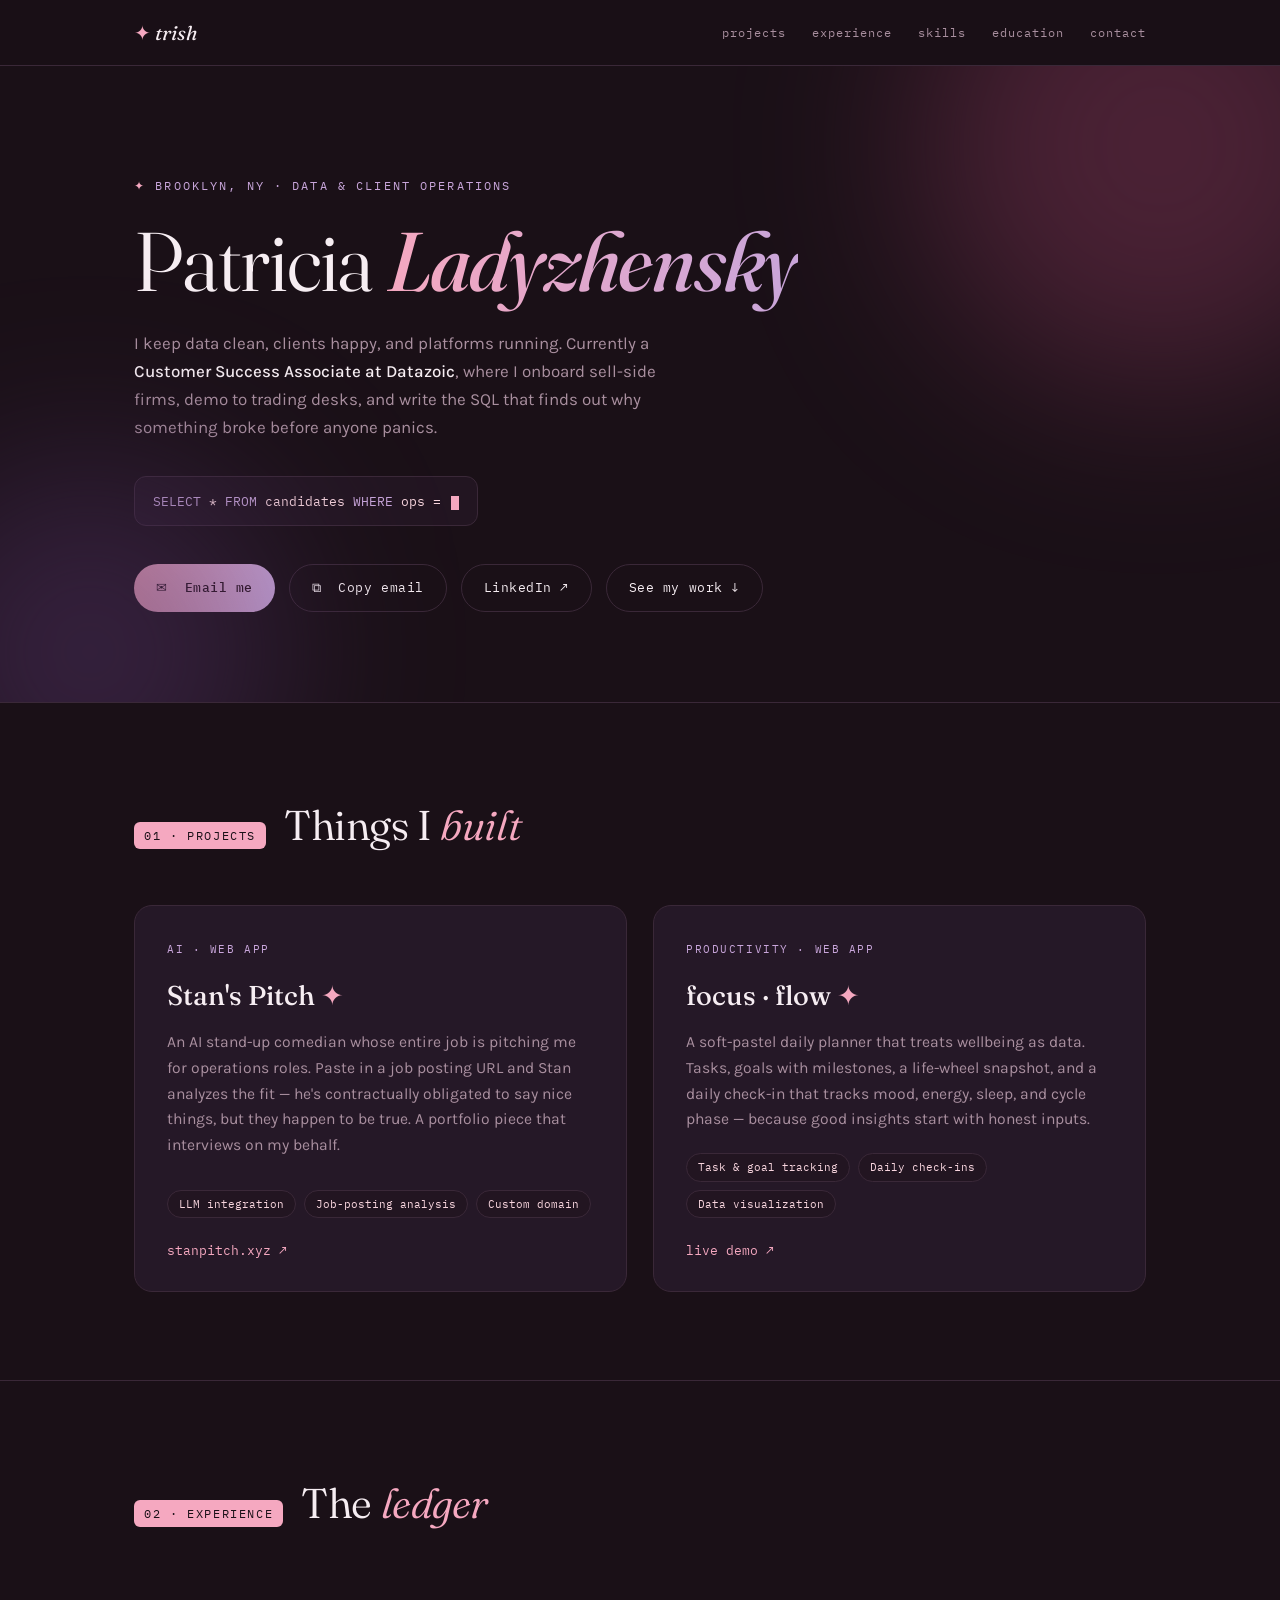
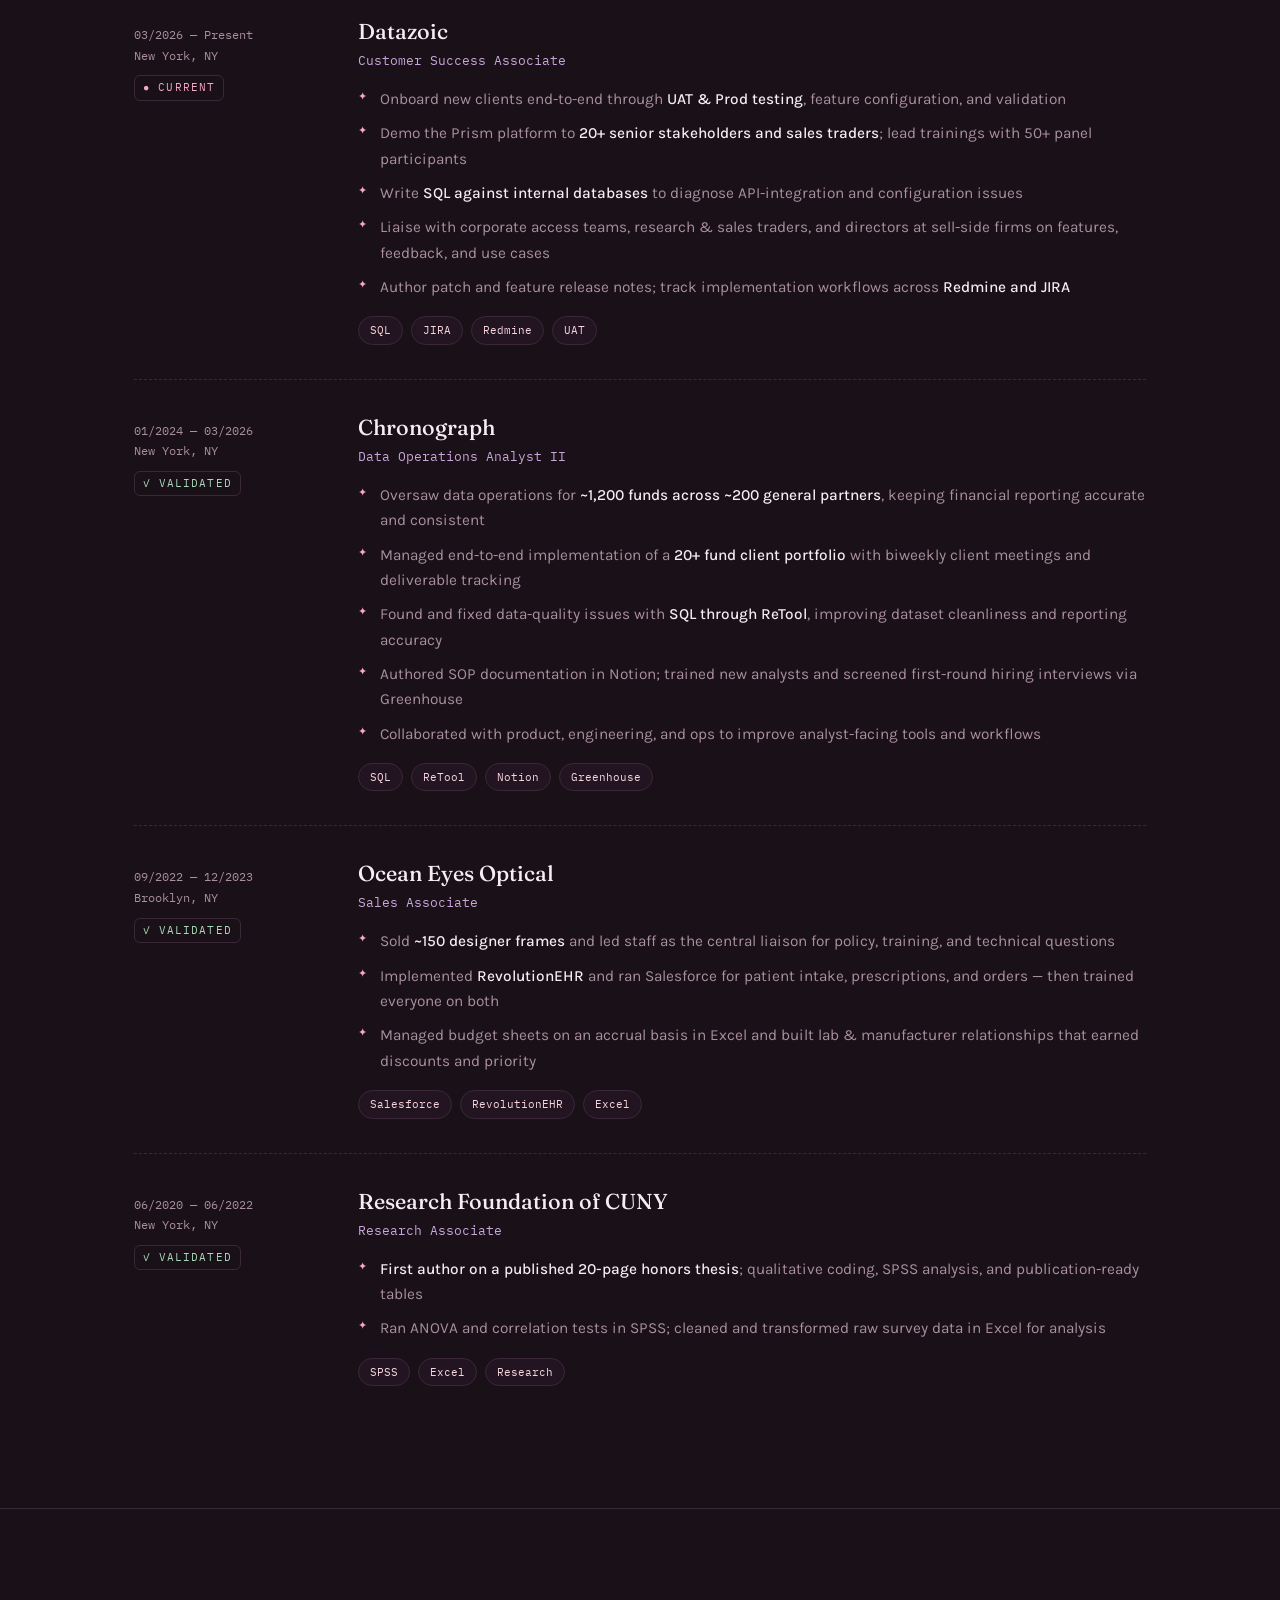
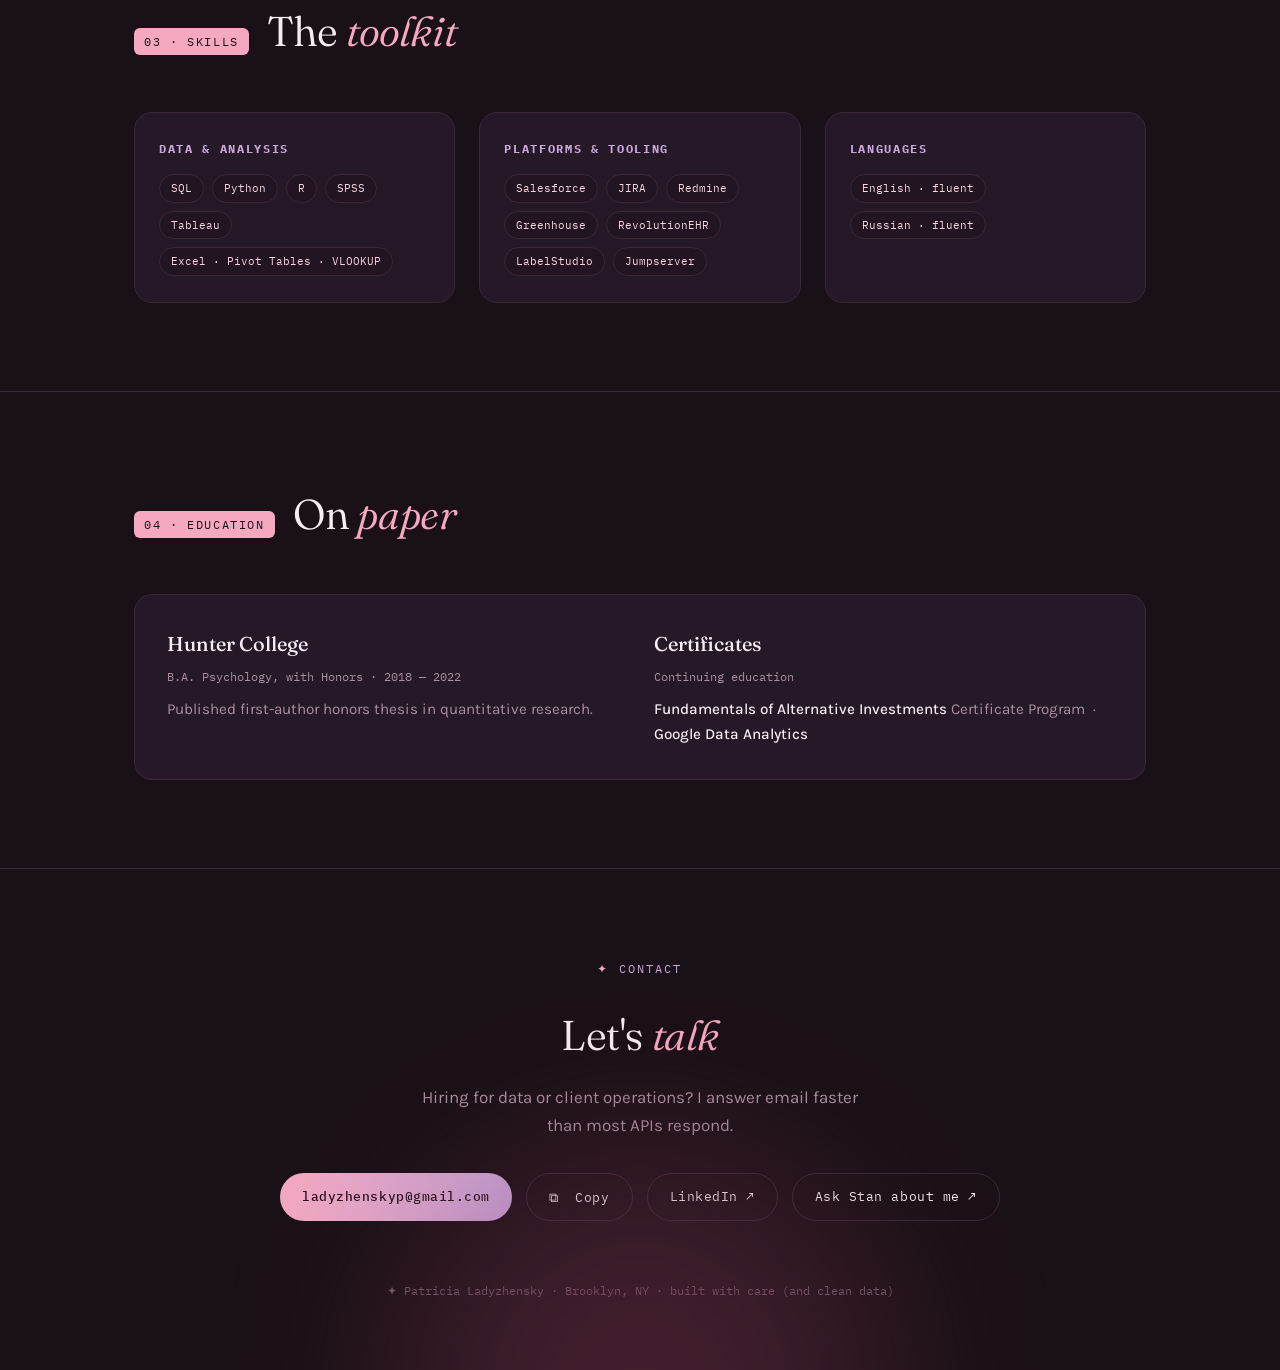
<file: patricia-portfolio.html>
<!DOCTYPE html>
<html lang="en">
<head>
<meta charset="UTF-8">
<meta name="viewport" content="width=device-width, initial-scale=1.0">
<title>Patricia Ladyzhensky — Data & Client Operations</title>
<meta name="description" content="Patricia Ladyzhensky is a data & client operations specialist in Brooklyn, NY. Portfolio, projects, and experience.">
<link rel="preconnect" href="https://fonts.googleapis.com">
<link rel="preconnect" href="https://fonts.gstatic.com" crossorigin>
<link href="https://fonts.googleapis.com/css2?family=Fraunces:ital,opsz,wght@0,9..144,340;0,9..144,560;1,9..144,340;1,9..144,480&family=Karla:wght@400;500;700&family=IBM+Plex+Mono:wght@400;500&display=swap" rel="stylesheet">
<style>
  :root{
    --bg:        #1A1017;
    --bg-soft:   #221521;
    --panel:     #251827;
    --line:      #3A2838;
    --rose:      #F5A8C0;
    --blush:     #F8D5DE;
    --mauve:     #C9A6DB;
    --cream:     #F6EDF2;
    --dim:       #A98F9F;
    --ok:        #A8D8B9;
    --radius: 18px;
    --font-display: "Fraunces", Georgia, serif;
    --font-body: "Karla", -apple-system, sans-serif;
    --font-mono: "IBM Plex Mono", ui-monospace, monospace;
  }

  *{ margin:0; padding:0; box-sizing:border-box; }
  html{ scroll-behavior:smooth; }

  body{
    background: var(--bg);
    color: var(--cream);
    font-family: var(--font-body);
    font-size: 17px;
    line-height: 1.65;
    -webkit-font-smoothing: antialiased;
    overflow-x: hidden;
  }

  ::selection{ background: var(--rose); color: var(--bg); }

  a{ color: var(--rose); text-decoration: none; }
  a:hover{ color: var(--blush); }
  a:focus-visible, button:focus-visible{
    outline: 2px solid var(--rose);
    outline-offset: 3px;
    border-radius: 4px;
  }

  .wrap{ max-width: 1060px; margin: 0 auto; padding: 0 24px; }

  /* ---------- nav ---------- */
  nav{
    position: sticky; top: 0; z-index: 50;
    background: rgba(26,16,23,.82);
    backdrop-filter: blur(12px);
    border-bottom: 1px solid var(--line);
  }
  .nav-inner{
    display:flex; align-items:center; justify-content:space-between;
    padding: 16px 24px; max-width: 1060px; margin: 0 auto;
  }
  .logo{
    font-family: var(--font-display);
    font-style: italic;
    font-size: 1.25rem;
    color: var(--cream);
  }
  .logo .spark{ color: var(--rose); font-style: normal; }
  .nav-links{ display:flex; gap: 26px; }
  .nav-links a{
    font-family: var(--font-mono);
    font-size: .78rem;
    letter-spacing: .08em;
    text-transform: lowercase;
    color: var(--dim);
  }
  .nav-links a:hover{ color: var(--rose); }

  /* ---------- hero ---------- */
  header{
    position: relative;
    padding: 110px 0 90px;
    overflow: hidden;
  }
  .glow{
    position:absolute; border-radius:50%; filter: blur(90px);
    opacity:.5; pointer-events:none;
  }
  .glow.rose{ width:480px; height:480px; background:#7A3352; top:-160px; right:-120px; }
  .glow.mauve{ width:380px; height:380px; background:#4B2E5C; bottom:-140px; left:-100px; opacity:.55; }

  .eyebrow{
    font-family: var(--font-mono);
    font-size: .74rem;
    letter-spacing: .18em;
    text-transform: uppercase;
    color: var(--mauve);
    margin-bottom: 22px;
  }
  .eyebrow::before{ content:"✦ "; color: var(--rose); }

  h1{
    font-family: var(--font-display);
    font-weight: 340;
    font-size: clamp(2.6rem, 7.5vw, 5.2rem);
    line-height: 1.04;
    letter-spacing: -.015em;
    max-width: 14ch;
  }
  h1 em{
    font-style: italic;
    font-weight: 480;
    background: linear-gradient(92deg, var(--rose), var(--mauve));
    -webkit-background-clip: text;
    background-clip: text;
    color: transparent;
  }

  .hero-sub{
    margin-top: 26px;
    max-width: 56ch;
    color: var(--dim);
    font-size: 1.06rem;
  }
  .hero-sub strong{ color: var(--cream); font-weight: 500; }

  .query{
    margin-top: 34px;
    display: inline-block;
    font-family: var(--font-mono);
    font-size: .84rem;
    color: var(--blush);
    background: var(--bg-soft);
    border: 1px solid var(--line);
    border-radius: 12px;
    padding: 13px 18px;
  }
  .query .kw{ color: var(--mauve); }
  .query .str{ color: var(--rose); }
  .cursor{
    display:inline-block; width:8px; height:1.05em;
    background: var(--rose); vertical-align: text-bottom;
    margin-left:2px; animation: blink 1.1s steps(1) infinite;
  }
  @keyframes blink{ 50%{ opacity:0; } }

  .hero-ctas{ margin-top: 38px; display:flex; flex-wrap:wrap; gap: 14px; }
  .btn{
    display:inline-flex; align-items:center; gap:8px;
    font-family: var(--font-mono);
    font-size: .82rem;
    letter-spacing: .04em;
    padding: 12px 22px;
    border-radius: 999px;
    border: 1px solid var(--line);
    color: var(--cream);
    transition: transform .18s ease, border-color .18s ease, background .18s ease;
  }
  .btn:hover{ transform: translateY(-2px); border-color: var(--rose); color: var(--blush); }
  .btn.primary{
    background: linear-gradient(92deg, var(--rose), var(--mauve));
    color: #2A1220;
    border: none;
    font-weight: 500;
  }
  .btn.primary:hover{ color:#2A1220; filter: brightness(1.06); }

  /* ---------- sections ---------- */
  section{ padding: 88px 0; border-top: 1px solid var(--line); }
  .sec-head{ display:flex; align-items:baseline; gap:18px; margin-bottom: 46px; flex-wrap:wrap; }
  .sec-tag{
    font-family: var(--font-mono);
    font-size: .72rem;
    letter-spacing: .14em;
    text-transform: uppercase;
    color: var(--bg);
    background: var(--rose);
    border-radius: 6px;
    padding: 4px 10px;
  }
  h2{
    font-family: var(--font-display);
    font-weight: 340;
    font-size: clamp(1.8rem, 4vw, 2.6rem);
    letter-spacing: -.01em;
  }
  h2 em{ font-style: italic; color: var(--rose); }

  /* ---------- projects ---------- */
  .projects{ display:grid; grid-template-columns: 1fr 1fr; gap: 26px; }
  .card{
    background: var(--panel);
    border: 1px solid var(--line);
    border-radius: var(--radius);
    padding: 34px 32px 30px;
    display:flex; flex-direction:column;
    transition: transform .2s ease, border-color .2s ease;
  }
  .card:hover{ transform: translateY(-4px); border-color: #5A3A54; }
  .card .kind{
    font-family: var(--font-mono);
    font-size: .7rem;
    letter-spacing: .14em;
    text-transform: uppercase;
    color: var(--mauve);
    margin-bottom: 14px;
  }
  .card h3{
    font-family: var(--font-display);
    font-weight: 480;
    font-size: 1.7rem;
    margin-bottom: 12px;
  }
  .card h3 .spark{ color: var(--rose); }
  .card p{ color: var(--dim); font-size: .98rem; flex:1; }
  .card .stack{ margin: 20px 0 22px; display:flex; flex-wrap:wrap; gap: 8px; }
  .chip{
    font-family: var(--font-mono);
    font-size: .7rem;
    color: var(--blush);
    background: var(--bg-soft);
    border: 1px solid var(--line);
    border-radius: 999px;
    padding: 4px 11px;
  }
  .card .visit{
    align-self:flex-start;
    font-family: var(--font-mono);
    font-size: .8rem;
  }
  .card .visit::after{ content:" ↗"; }

  /* ---------- experience: the ledger ---------- */
  .entry{
    display:grid;
    grid-template-columns: 190px 1fr;
    gap: 34px;
    padding: 34px 0;
    border-bottom: 1px dashed var(--line);
  }
  .entry:last-child{ border-bottom:none; }
  .entry .when{
    font-family: var(--font-mono);
    font-size: .78rem;
    color: var(--dim);
    padding-top: 6px;
  }
  .entry .when .flag{
    display:inline-block;
    margin-top: 10px;
    font-size: .66rem;
    letter-spacing: .1em;
    text-transform: uppercase;
    border-radius: 6px;
    padding: 3px 8px;
    border: 1px solid var(--line);
  }
  .flag.live{ color: var(--rose); border-color: #6B3A54; }
  .flag.done{ color: var(--ok); border-color: #35503F; }

  .entry h3{
    font-family: var(--font-display);
    font-weight: 480;
    font-size: 1.35rem;
    line-height:1.25;
  }
  .entry .role{
    font-family: var(--font-mono);
    font-size: .8rem;
    color: var(--mauve);
    margin: 5px 0 16px;
  }
  .entry ul{ list-style:none; }
  .entry li{
    color: var(--dim);
    font-size: .96rem;
    padding-left: 22px;
    position: relative;
    margin-bottom: 9px;
  }
  .entry li::before{
    content:"✦";
    position:absolute; left:0; top:1px;
    color: var(--rose);
    font-size:.7rem;
  }
  .entry li strong{ color: var(--cream); font-weight:500; }
  .entry .stack{ margin-top: 16px; display:flex; flex-wrap:wrap; gap: 8px; }

  /* ---------- skills ---------- */
  .skill-grid{ display:grid; grid-template-columns: repeat(3, 1fr); gap: 24px; }
  .skill-col{
    background: var(--panel);
    border: 1px solid var(--line);
    border-radius: var(--radius);
    padding: 26px 24px;
  }
  .skill-col h4{
    font-family: var(--font-mono);
    font-size: .74rem;
    letter-spacing: .14em;
    text-transform: uppercase;
    color: var(--mauve);
    margin-bottom: 16px;
  }
  .skill-col .chips{ display:flex; flex-wrap:wrap; gap: 8px; }

  /* ---------- education ---------- */
  .edu{
    background: var(--panel);
    border: 1px solid var(--line);
    border-radius: var(--radius);
    padding: 32px;
    display:grid;
    grid-template-columns: 1fr 1fr;
    gap: 28px;
  }
  .edu h3{ font-family: var(--font-display); font-weight:480; font-size:1.25rem; margin-bottom:6px; }
  .edu .meta{ font-family: var(--font-mono); font-size:.78rem; color: var(--dim); }
  .edu p{ color: var(--dim); font-size:.95rem; margin-top: 10px; }
  .edu p strong{ color: var(--cream); font-weight:500; }

  /* ---------- footer ---------- */
  footer{
    border-top: 1px solid var(--line);
    padding: 90px 0 70px;
    text-align:center;
    position:relative;
    overflow:hidden;
  }
  footer .glow.rose{ top:auto; bottom:-260px; right:auto; left:50%; transform:translateX(-50%); opacity:.4; }
  footer h2{ margin-bottom: 14px; }
  footer .sub{ color: var(--dim); max-width: 46ch; margin: 0 auto 34px; }
  .foot-links{ display:flex; justify-content:center; gap:14px; flex-wrap:wrap; }
  .fineprint{
    margin-top: 60px;
    font-family: var(--font-mono);
    font-size: .72rem;
    color: #6E5A66;
  }

  /* ---------- copy toast ---------- */
  .toast{
    position: fixed;
    bottom: 28px; left: 50%;
    transform: translate(-50%, 16px);
    font-family: var(--font-mono);
    font-size: .8rem;
    color: var(--bg);
    background: var(--rose);
    border-radius: 999px;
    padding: 10px 20px;
    opacity: 0;
    pointer-events: none;
    transition: opacity .25s ease, transform .25s ease;
    z-index: 100;
  }
  .toast.show{ opacity:1; transform: translate(-50%, 0); }

  /* ---------- reveal on scroll ---------- */
  .reveal{ opacity:0; transform: translateY(18px); transition: opacity .6s ease, transform .6s ease; }
  .reveal.in{ opacity:1; transform:none; }

  @media (prefers-reduced-motion: reduce){
    html{ scroll-behavior:auto; }
    .reveal{ opacity:1; transform:none; transition:none; }
    .cursor{ animation:none; }
    .btn, .card{ transition:none; }
  }

  /* ---------- responsive ---------- */
  @media (max-width: 860px){
    .projects{ grid-template-columns: 1fr; }
    .skill-grid{ grid-template-columns: 1fr; }
    .edu{ grid-template-columns: 1fr; }
    .entry{ grid-template-columns: 1fr; gap: 12px; }
    .nav-links a:not(:nth-child(-n+3)){ display:none; }
    header{ padding: 74px 0 64px; }
    section{ padding: 64px 0; }
  }
</style>
</head>
<body>

<nav>
  <div class="nav-inner">
    <a class="logo" href="#top"><span class="spark">✦</span> trish</a>
    <div class="nav-links">
      <a href="#projects">projects</a>
      <a href="#experience">experience</a>
      <a href="#skills">skills</a>
      <a href="#education">education</a>
      <a href="#contact">contact</a>
    </div>
  </div>
</nav>

<header id="top">
  <div class="glow rose"></div>
  <div class="glow mauve"></div>
  <div class="wrap">
    <p class="eyebrow">Brooklyn, NY · Data &amp; Client Operations</p>
    <h1>Patricia <em>Ladyzhensky</em></h1>
    <p class="hero-sub">I keep data clean, clients happy, and platforms running. Currently a <strong>Customer Success Associate at Datazoic</strong>, where I onboard sell-side firms, demo to trading desks, and write the SQL that finds out why something broke before anyone panics.</p>
    <div class="query" aria-label="A decorative SQL query">
      <span id="query-text"><span class="kw">SELECT</span> * <span class="kw">FROM</span> candidates <span class="kw">WHERE</span> ops = <span class="str">'meticulous'</span> <span class="kw">AND</span> vibes = <span class="str">'immaculate'</span>;</span><span class="cursor" aria-hidden="true"></span>
    </div>
    <div class="hero-ctas">
      <a class="btn primary" href="mailto:ladyzhenskyp@gmail.com">✉ &nbsp;Email me</a>
      <button class="btn copy-email" type="button" data-email="ladyzhenskyp@gmail.com" style="cursor:pointer;background:none">⧉ &nbsp;Copy email</button>
      <a class="btn" href="https://www.linkedin.com/in/patricia-ladyzhensky-b814b9244" target="_blank" rel="noopener">LinkedIn ↗</a>
      <a class="btn" href="#projects">See my work ↓</a>
    </div>
  </div>
</header>

<section id="projects">
  <div class="wrap">
    <div class="sec-head reveal">
      <span class="sec-tag">01 · Projects</span>
      <h2>Things I <em>built</em></h2>
    </div>
    <div class="projects">
      <div class="card reveal">
        <div class="kind">AI · Web App</div>
        <h3>Stan's Pitch <span class="spark">✦</span></h3>
        <p>An AI stand-up comedian whose entire job is pitching me for operations roles. Paste in a job posting URL and Stan analyzes the fit — he's contractually obligated to say nice things, but they happen to be true. A portfolio piece that interviews on my behalf.</p>
        <div class="stack">
          <span class="chip">LLM integration</span>
          <span class="chip">Job-posting analysis</span>
          <span class="chip">Custom domain</span>
        </div>
        <a class="visit" href="https://stanpitch.xyz" target="_blank" rel="noopener">stanpitch.xyz</a>
      </div>
      <div class="card reveal">
        <div class="kind">Productivity · Web App</div>
        <h3>focus · flow <span class="spark">✦</span></h3>
        <p>A soft-pastel daily planner that treats wellbeing as data. Tasks, goals with milestones, a life-wheel snapshot, and a daily check-in that tracks mood, energy, sleep, and cycle phase — because good insights start with honest inputs.</p>
        <div class="stack">
          <span class="chip">Task &amp; goal tracking</span>
          <span class="chip">Daily check-ins</span>
          <span class="chip">Data visualization</span>
        </div>
        <a class="visit" href="https://focus-flow-demo-1ds1.onrender.com" target="_blank" rel="noopener">live demo</a>
      </div>
    </div>
  </div>
</section>

<section id="experience">
  <div class="wrap">
    <div class="sec-head reveal">
      <span class="sec-tag">02 · Experience</span>
      <h2>The <em>ledger</em></h2>
    </div>

    <div class="entry reveal">
      <div class="when">
        03/2026 — Present<br>New York, NY
        <br><span class="flag live">● current</span>
      </div>
      <div>
        <h3>Datazoic</h3>
        <p class="role">Customer Success Associate</p>
        <ul>
          <li>Onboard new clients end-to-end through <strong>UAT &amp; Prod testing</strong>, feature configuration, and validation</li>
          <li>Demo the Prism platform to <strong>20+ senior stakeholders and sales traders</strong>; lead trainings with 50+ panel participants</li>
          <li>Write <strong>SQL against internal databases</strong> to diagnose API-integration and configuration issues</li>
          <li>Liaise with corporate access teams, research &amp; sales traders, and directors at sell-side firms on features, feedback, and use cases</li>
          <li>Author patch and feature release notes; track implementation workflows across <strong>Redmine and JIRA</strong></li>
        </ul>
        <div class="stack">
          <span class="chip">SQL</span><span class="chip">JIRA</span><span class="chip">Redmine</span><span class="chip">UAT</span>
        </div>
      </div>
    </div>

    <div class="entry reveal">
      <div class="when">
        01/2024 — 03/2026<br>New York, NY
        <br><span class="flag done">✓ validated</span>
      </div>
      <div>
        <h3>Chronograph</h3>
        <p class="role">Data Operations Analyst II</p>
        <ul>
          <li>Oversaw data operations for <strong>~1,200 funds across ~200 general partners</strong>, keeping financial reporting accurate and consistent</li>
          <li>Managed end-to-end implementation of a <strong>20+ fund client portfolio</strong> with biweekly client meetings and deliverable tracking</li>
          <li>Found and fixed data-quality issues with <strong>SQL through ReTool</strong>, improving dataset cleanliness and reporting accuracy</li>
          <li>Authored SOP documentation in Notion; trained new analysts and screened first-round hiring interviews via Greenhouse</li>
          <li>Collaborated with product, engineering, and ops to improve analyst-facing tools and workflows</li>
        </ul>
        <div class="stack">
          <span class="chip">SQL</span><span class="chip">ReTool</span><span class="chip">Notion</span><span class="chip">Greenhouse</span>
        </div>
      </div>
    </div>

    <div class="entry reveal">
      <div class="when">
        09/2022 — 12/2023<br>Brooklyn, NY
        <br><span class="flag done">✓ validated</span>
      </div>
      <div>
        <h3>Ocean Eyes Optical</h3>
        <p class="role">Sales Associate</p>
        <ul>
          <li>Sold <strong>~150 designer frames</strong> and led staff as the central liaison for policy, training, and technical questions</li>
          <li>Implemented <strong>RevolutionEHR</strong> and ran Salesforce for patient intake, prescriptions, and orders — then trained everyone on both</li>
          <li>Managed budget sheets on an accrual basis in Excel and built lab &amp; manufacturer relationships that earned discounts and priority</li>
        </ul>
        <div class="stack">
          <span class="chip">Salesforce</span><span class="chip">RevolutionEHR</span><span class="chip">Excel</span>
        </div>
      </div>
    </div>

    <div class="entry reveal">
      <div class="when">
        06/2020 — 06/2022<br>New York, NY
        <br><span class="flag done">✓ validated</span>
      </div>
      <div>
        <h3>Research Foundation of CUNY</h3>
        <p class="role">Research Associate</p>
        <ul>
          <li><strong>First author on a published 20-page honors thesis</strong>; qualitative coding, SPSS analysis, and publication-ready tables</li>
          <li>Ran ANOVA and correlation tests in SPSS; cleaned and transformed raw survey data in Excel for analysis</li>
        </ul>
        <div class="stack">
          <span class="chip">SPSS</span><span class="chip">Excel</span><span class="chip">Research</span>
        </div>
      </div>
    </div>
  </div>
</section>

<section id="skills">
  <div class="wrap">
    <div class="sec-head reveal">
      <span class="sec-tag">03 · Skills</span>
      <h2>The <em>toolkit</em></h2>
    </div>
    <div class="skill-grid">
      <div class="skill-col reveal">
        <h4>Data &amp; Analysis</h4>
        <div class="chips">
          <span class="chip">SQL</span><span class="chip">Python</span><span class="chip">R</span>
          <span class="chip">SPSS</span><span class="chip">Tableau</span>
          <span class="chip">Excel · Pivot Tables · VLOOKUP</span>
        </div>
      </div>
      <div class="skill-col reveal">
        <h4>Platforms &amp; Tooling</h4>
        <div class="chips">
          <span class="chip">Salesforce</span><span class="chip">JIRA</span><span class="chip">Redmine</span>
          <span class="chip">Greenhouse</span><span class="chip">RevolutionEHR</span>
          <span class="chip">LabelStudio</span><span class="chip">Jumpserver</span>
        </div>
      </div>
      <div class="skill-col reveal">
        <h4>Languages</h4>
        <div class="chips">
          <span class="chip">English · fluent</span>
          <span class="chip">Russian · fluent</span>
        </div>
      </div>
    </div>
  </div>
</section>

<section id="education">
  <div class="wrap">
    <div class="sec-head reveal">
      <span class="sec-tag">04 · Education</span>
      <h2>On <em>paper</em></h2>
    </div>
    <div class="edu reveal">
      <div>
        <h3>Hunter College</h3>
        <div class="meta">B.A. Psychology, with Honors · 2018 — 2022</div>
        <p>Published first-author honors thesis in quantitative research.</p>
      </div>
      <div>
        <h3>Certificates</h3>
        <div class="meta">Continuing education</div>
        <p><strong>Fundamentals of Alternative Investments</strong> Certificate Program &nbsp;·&nbsp; <strong>Google Data Analytics</strong></p>
      </div>
    </div>
  </div>
</section>

<footer id="contact">
  <div class="glow rose"></div>
  <div class="wrap">
    <p class="eyebrow" style="justify-content:center">Contact</p>
    <h2>Let's <em>talk</em></h2>
    <p class="sub">Hiring for data or client operations? I answer email faster than most APIs respond.</p>
    <div class="foot-links">
      <a class="btn primary" href="mailto:ladyzhenskyp@gmail.com">ladyzhenskyp@gmail.com</a>
      <button class="btn copy-email" type="button" data-email="ladyzhenskyp@gmail.com" style="cursor:pointer;background:none">⧉ &nbsp;Copy</button>
      <a class="btn" href="https://www.linkedin.com/in/patricia-ladyzhensky-b814b9244" target="_blank" rel="noopener">LinkedIn ↗</a>
      <a class="btn" href="https://stanpitch.xyz" target="_blank" rel="noopener">Ask Stan about me ↗</a>
    </div>
    <p class="fineprint">✦ Patricia Ladyzhensky · Brooklyn, NY · built with care (and clean data)</p>
  </div>
</footer>

<div class="toast" id="toast" role="status" aria-live="polite">copied ✓</div>

<script>
  // scroll reveals
  const obs = new IntersectionObserver((entries)=>{
    for(const e of entries){
      if(e.isIntersecting){ e.target.classList.add('in'); obs.unobserve(e.target); }
    }
  },{ threshold: .12 });
  document.querySelectorAll('.reveal').forEach(el=>obs.observe(el));

  // typed SQL query (skipped if the user prefers reduced motion)
  const reduceMotion = window.matchMedia('(prefers-reduced-motion: reduce)').matches;
  const queryEl = document.getElementById('query-text');
  if (!reduceMotion && queryEl) {
    const segments = [
      { t: 'SELECT', c: 'kw' },
      { t: ' * ' },
      { t: 'FROM', c: 'kw' },
      { t: ' candidates ' },
      { t: 'WHERE', c: 'kw' },
      { t: ' ops = ' },
      { t: "'meticulous'", c: 'str' },
      { t: ' ' },
      { t: 'AND', c: 'kw' },
      { t: ' vibes = ' },
      { t: "'immaculate'", c: 'str' },
      { t: ';' }
    ];
    queryEl.innerHTML = '';
    let seg = 0, ch = 0, span = null;

    function typeNext() {
      if (seg >= segments.length) return;
      if (ch === 0) {
        span = document.createElement('span');
        if (segments[seg].c) span.className = segments[seg].c;
        queryEl.appendChild(span);
      }
      span.textContent += segments[seg].t[ch];
      ch++;
      if (ch >= segments[seg].t.length) { seg++; ch = 0; }
      // small human-ish variation in typing speed
      setTimeout(typeNext, 26 + Math.random() * 44);
    }
    setTimeout(typeNext, 500);
  }

  // copy email + toast
  const toast = document.getElementById('toast');
  let toastTimer = null;
  document.querySelectorAll('.copy-email').forEach(btn => {
    btn.addEventListener('click', async () => {
      const email = btn.dataset.email;
      try {
        await navigator.clipboard.writeText(email);
      } catch (err) {
        // fallback for older browsers / non-secure contexts
        const tmp = document.createElement('textarea');
        tmp.value = email;
        tmp.style.position = 'fixed';
        tmp.style.opacity = '0';
        document.body.appendChild(tmp);
        tmp.select();
        document.execCommand('copy');
        tmp.remove();
      }
      toast.classList.add('show');
      clearTimeout(toastTimer);
      toastTimer = setTimeout(() => toast.classList.remove('show'), 1800);
    });
  });
</script>

</body>
</html>
</file>
